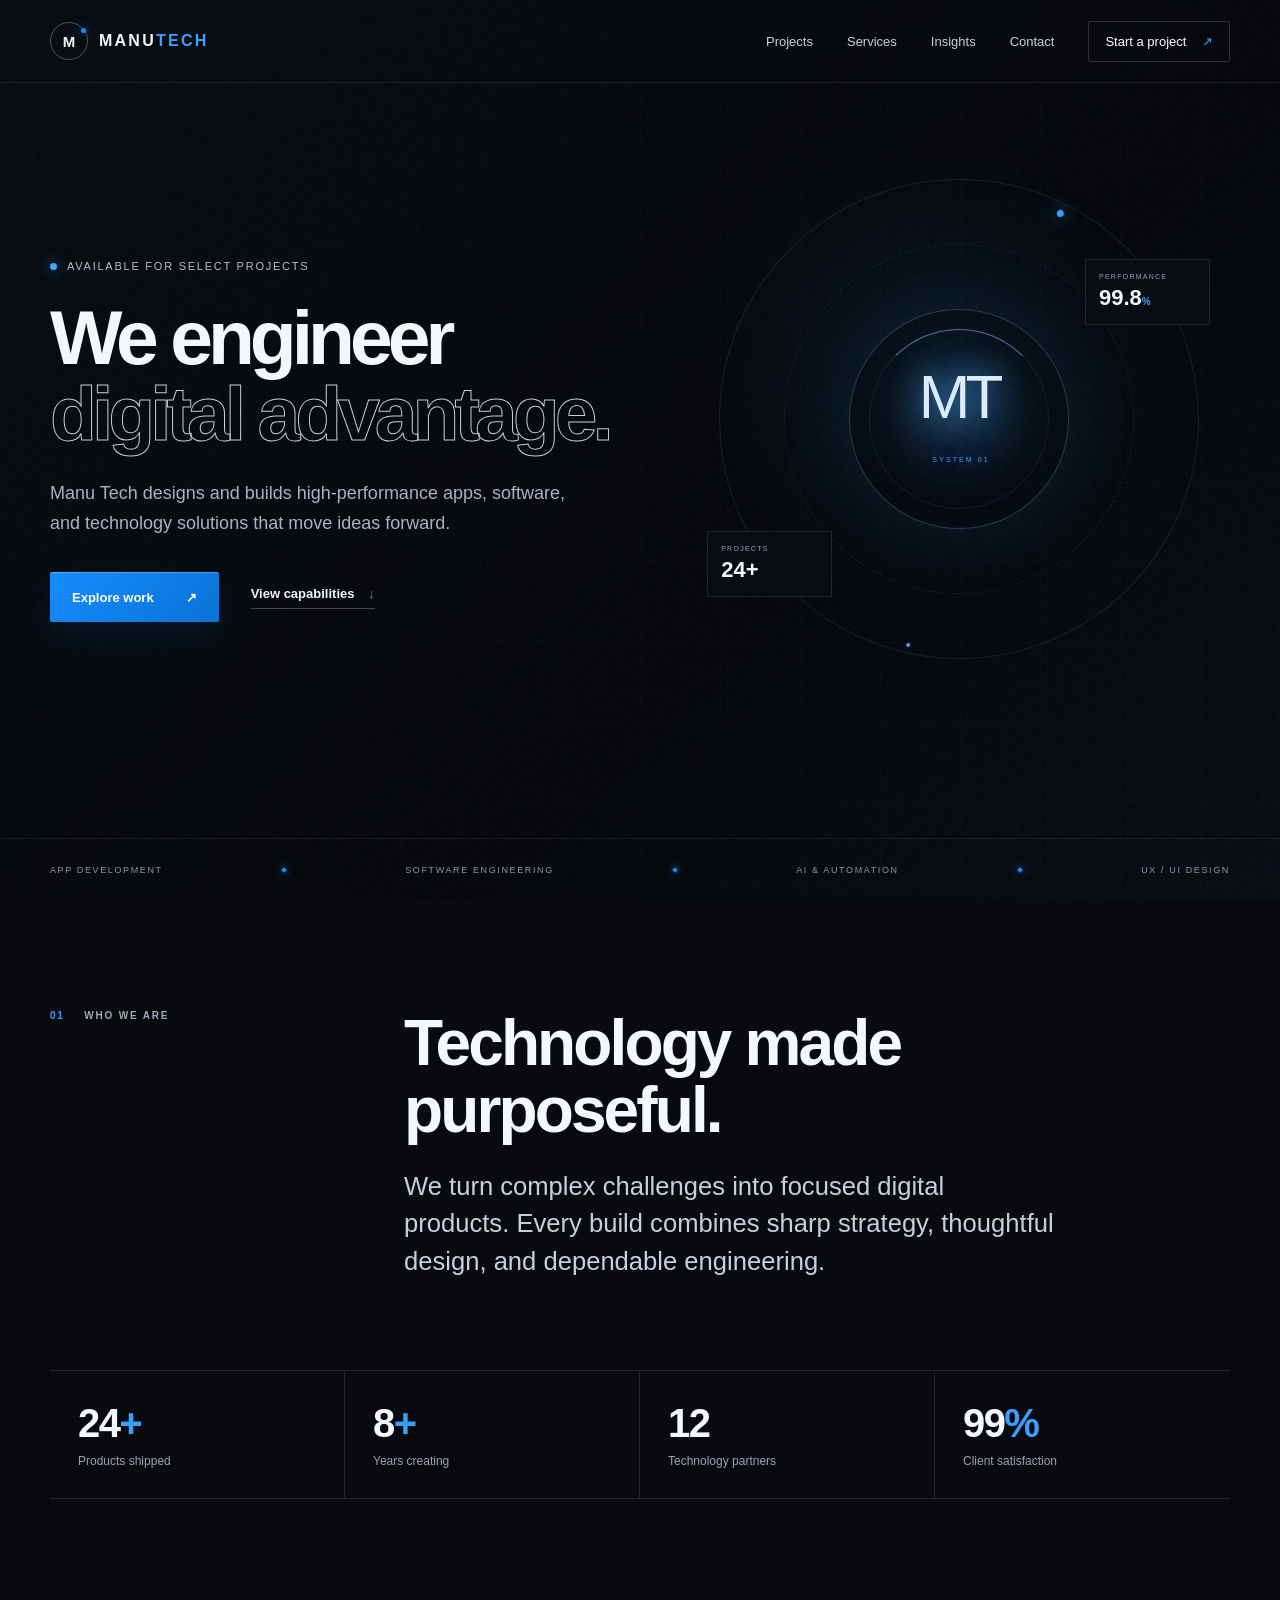
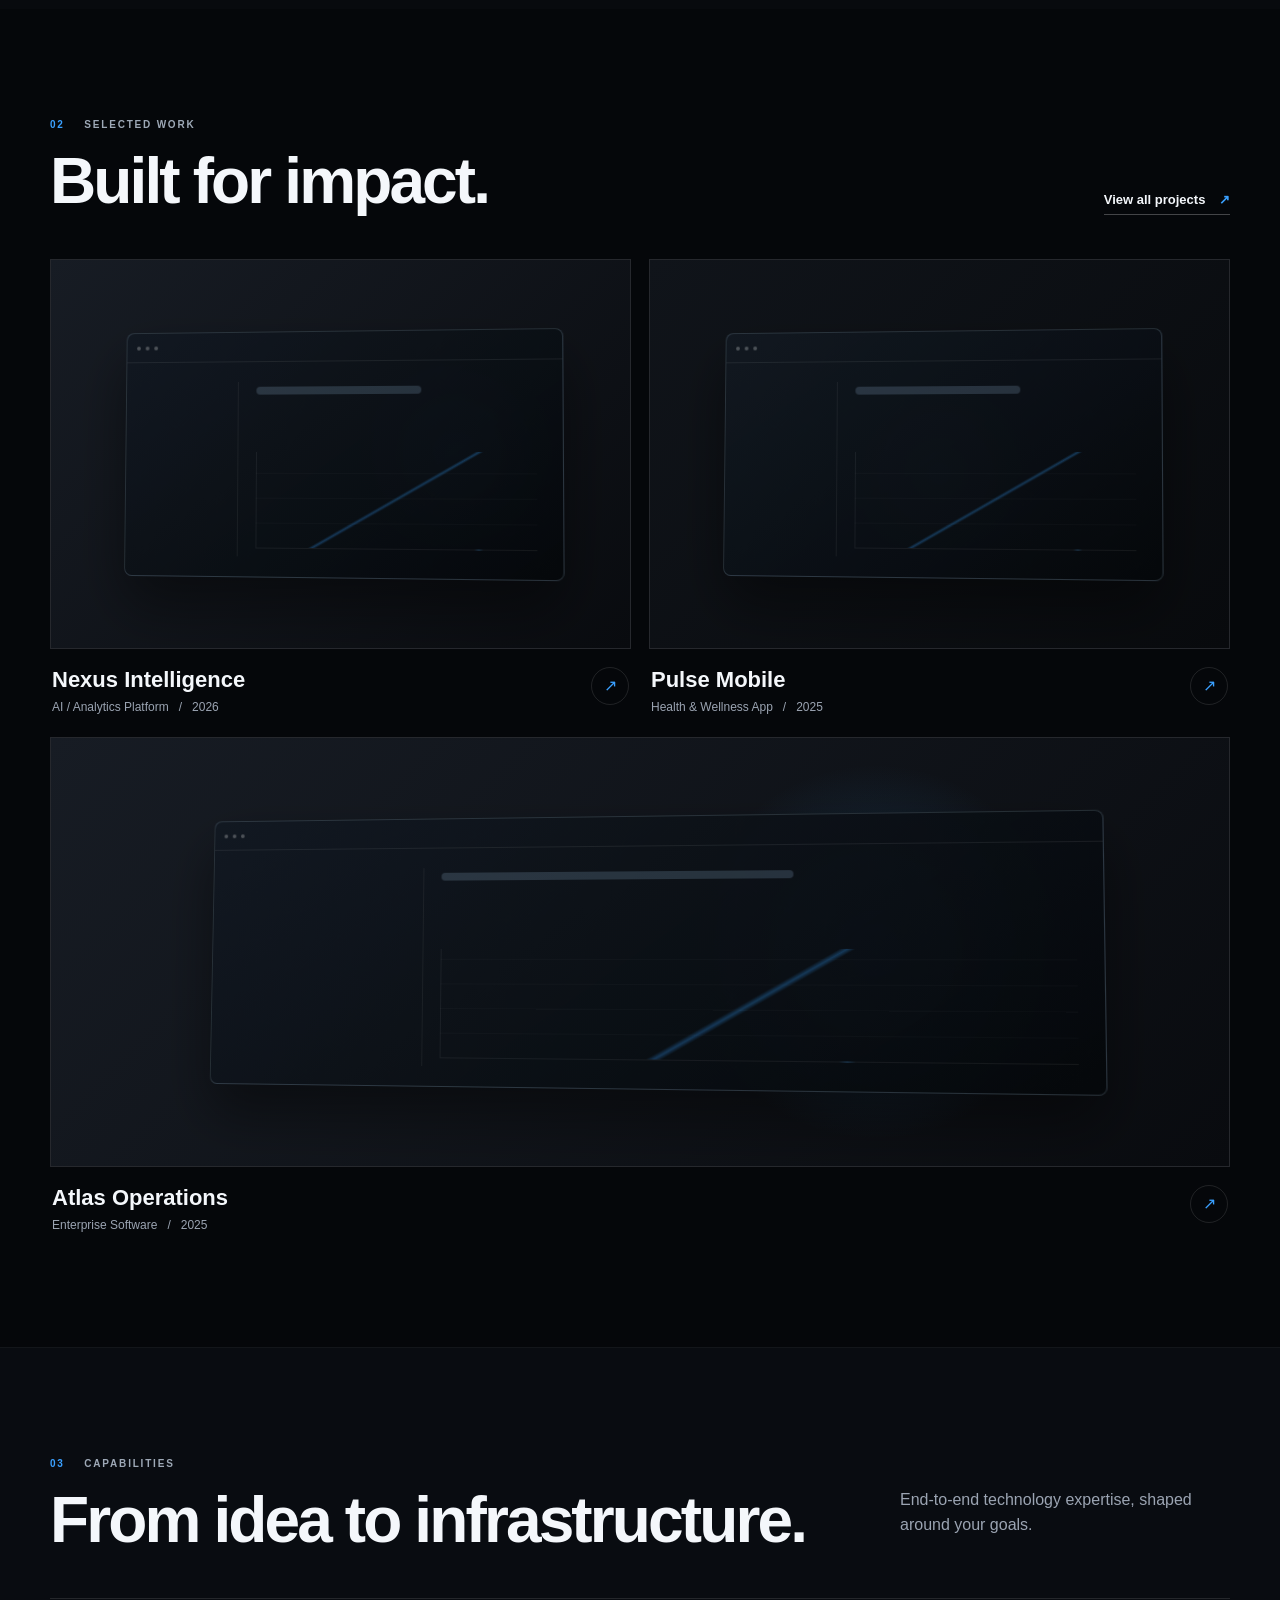
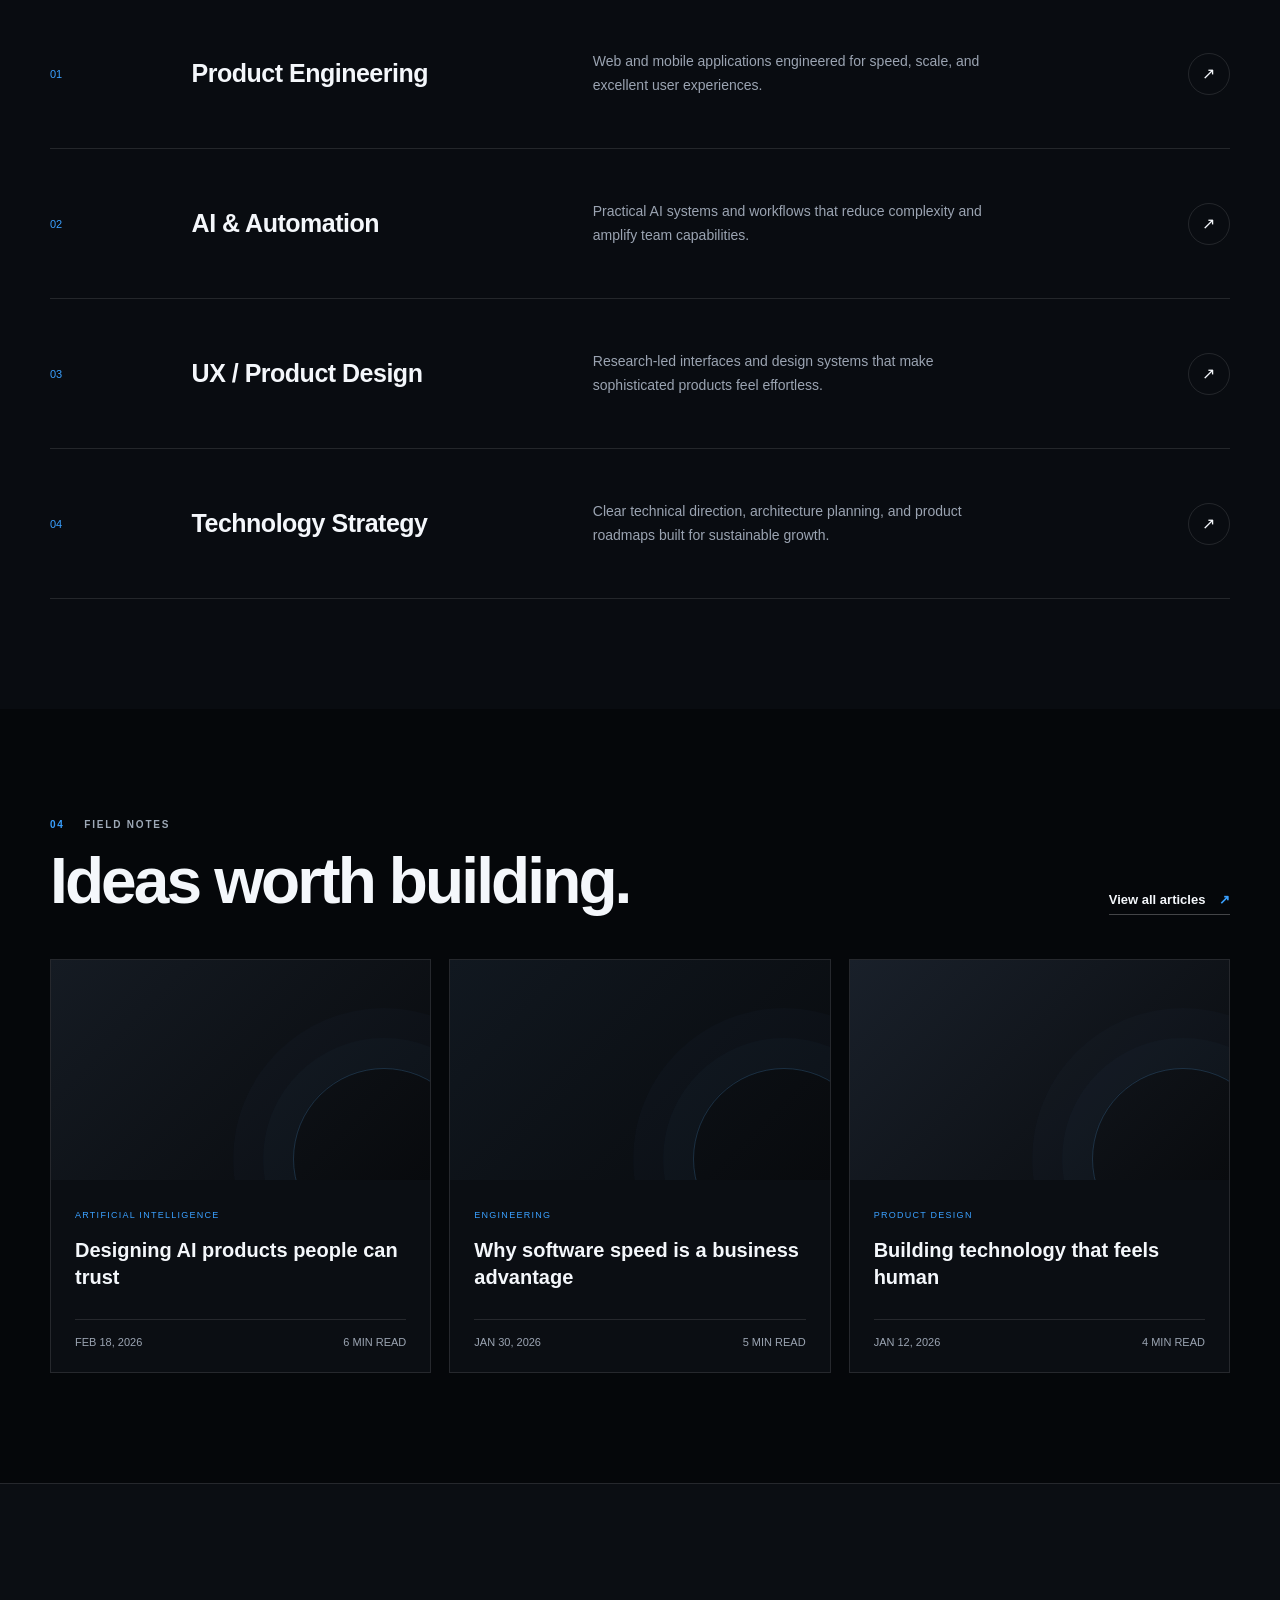
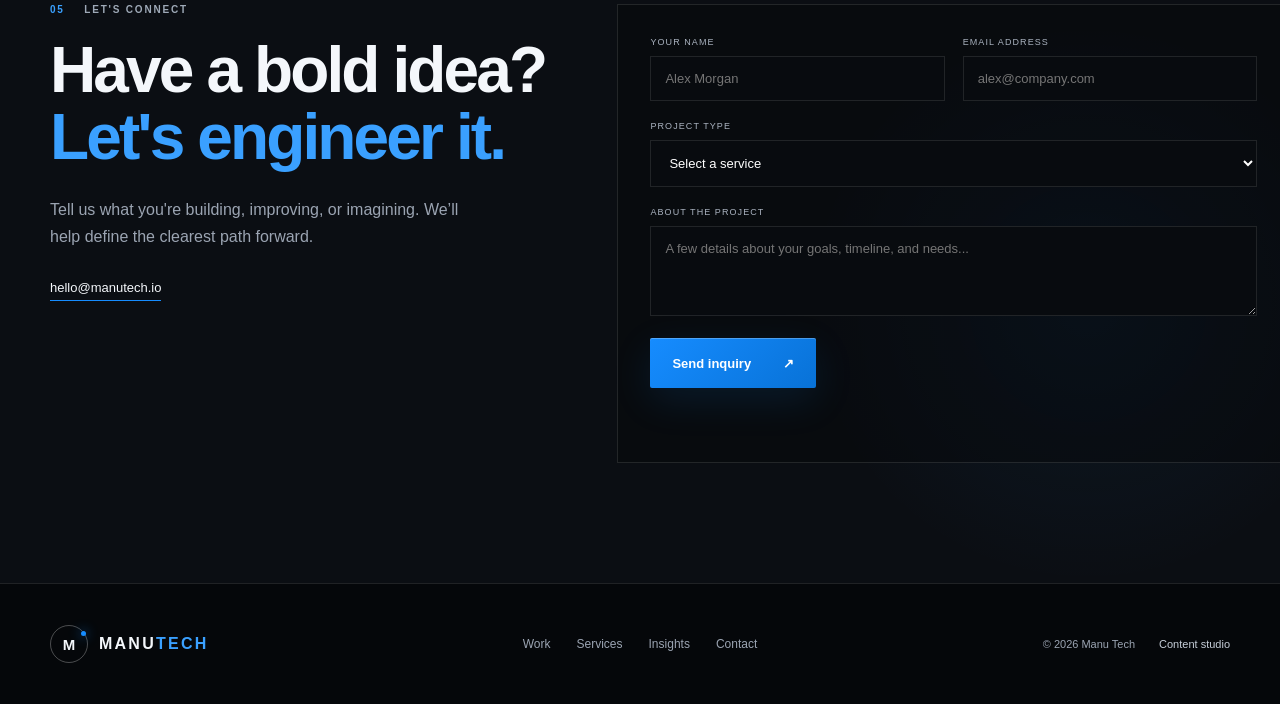
<file: index.html>
<!doctype html>
<html lang="en">
<head>
  <meta charset="UTF-8">
  <meta name="viewport" content="width=device-width, initial-scale=1.0">
  <meta name="google-site-verification" content="NcW0ToK53nv2akcHHbK1x_N_p3_XZHXehy0M_qZcHBQ" />
  <meta name="theme-color" content="#05070a">
  <meta name="description" content="Manu Tech creates high-performance apps, software products, and technology solutions for ambitious teams.">
  <meta name="robots" content="index,follow">
  <link rel="canonical" href="https://mumo22555-sketch.github.io/manutech-website/">
  <meta property="og:title" content="Manu Tech | Digital Products & Technology">
  <meta property="og:description" content="Apps, software, and technology projects built with precision.">
  <meta property="og:type" content="website">
  <meta property="og:url" content="https://mumo22555-sketch.github.io/manutech-website/">
  <title>Manu Tech | Apps, Software & Technology</title>
  <link rel="stylesheet" href="styles.css">
  <script type="application/ld+json">
    {"@context":"https://schema.org","@type":"Organization","name":"Manu Tech","description":"Technology products, apps, software, and digital solutions.","url":"https://mumo22555-sketch.github.io/manutech-website/"}
  </script>
</head>
<body>
  <div class="noise" aria-hidden="true"></div>
  <header class="nav-wrap" id="top">
    <nav class="nav container" aria-label="Primary navigation">
      <a class="brand" href="#top" aria-label="Manu Tech home">
        <span class="brand-mark">M</span>
        <span>MANU<span class="brand-dot">TECH</span></span>
      </a>
      <button class="menu-toggle" aria-expanded="false" aria-controls="nav-links" aria-label="Open menu">
        <span></span><span></span>
      </button>
      <div class="nav-links" id="nav-links">
        <a href="#projects">Projects</a>
        <a href="#services">Services</a>
        <a href="#insights">Insights</a>
        <a href="#contact">Contact</a>
        <a class="nav-cta" href="#contact">Start a project <span>↗</span></a>
      </div>
    </nav>
  </header>

  <main>
    <section class="hero">
      <div class="hero-grid container">
        <div class="hero-copy reveal">
          <div class="eyebrow"><span class="status-dot"></span> Available for select projects</div>
          <h1>We engineer<br><span>digital advantage.</span></h1>
          <p>Manu Tech designs and builds high-performance apps, software, and technology solutions that move ideas forward.</p>
          <div class="hero-actions">
            <a class="button button-primary" href="#projects">Explore work <span>↗</span></a>
            <a class="text-link" href="#services">View capabilities <span>↓</span></a>
          </div>
        </div>

        <div class="hero-visual reveal" aria-label="Technology interface visualization">
          <div class="orbital orbital-one"></div>
          <div class="orbital orbital-two"></div>
          <div class="core">
            <div class="core-ring"></div>
            <span class="core-label">MT<br><small>SYSTEM 01</small></span>
          </div>
          <div class="data-card data-card-a"><span>PERFORMANCE</span><strong>99.8<small>%</small></strong></div>
          <div class="data-card data-card-b"><span>PROJECTS</span><strong>24+</strong></div>
        </div>
      </div>
      <div class="hero-strip">
        <div class="container strip-inner">
          <span>APP DEVELOPMENT</span><i></i><span>SOFTWARE ENGINEERING</span><i></i><span>AI & AUTOMATION</span><i></i><span>UX / UI DESIGN</span>
        </div>
      </div>
    </section>

    <section class="section intro" id="about">
      <div class="container intro-grid">
        <div class="section-label reveal"><span>01</span> WHO WE ARE</div>
        <div class="intro-copy reveal">
          <h2>Technology made purposeful.</h2>
          <p>We turn complex challenges into focused digital products. Every build combines sharp strategy, thoughtful design, and dependable engineering.</p>
        </div>
      </div>
      <div class="container metrics">
        <div><strong>24<span>+</span></strong><p>Products shipped</p></div>
        <div><strong>8<span>+</span></strong><p>Years creating</p></div>
        <div><strong>12</strong><p>Technology partners</p></div>
        <div><strong>99<span>%</span></strong><p>Client satisfaction</p></div>
      </div>
    </section>

    <section class="section projects" id="projects">
      <div class="container">
        <div class="section-heading reveal">
          <div>
            <div class="section-label"><span>02</span> SELECTED WORK</div>
            <h2>Built for impact.</h2>
          </div>
          <a class="text-link" href="#project-grid">View all projects <span>↗</span></a>
        </div>
        <div class="project-grid" id="project-grid"></div>
      </div>
    </section>

    <section class="section services" id="services">
      <div class="container">
        <div class="section-heading reveal">
          <div>
            <div class="section-label"><span>03</span> CAPABILITIES</div>
            <h2>From idea to infrastructure.</h2>
          </div>
          <p>End-to-end technology expertise, shaped around your goals.</p>
        </div>
        <div class="service-list" id="service-list">
          <article class="service-item reveal"><span class="service-number">01</span><h3>Product Engineering</h3><p>Web and mobile applications engineered for speed, scale, and excellent user experiences.</p><span class="service-arrow">↗</span></article>
          <article class="service-item reveal"><span class="service-number">02</span><h3>AI & Automation</h3><p>Practical AI systems and workflows that reduce complexity and amplify team capabilities.</p><span class="service-arrow">↗</span></article>
          <article class="service-item reveal"><span class="service-number">03</span><h3>UX / Product Design</h3><p>Research-led interfaces and design systems that make sophisticated products feel effortless.</p><span class="service-arrow">↗</span></article>
          <article class="service-item reveal"><span class="service-number">04</span><h3>Technology Strategy</h3><p>Clear technical direction, architecture planning, and product roadmaps built for sustainable growth.</p><span class="service-arrow">↗</span></article>
        </div>
      </div>
    </section>

    <section class="section insights" id="insights">
      <div class="container">
        <div class="section-heading reveal">
          <div>
            <div class="section-label"><span>04</span> FIELD NOTES</div>
            <h2>Ideas worth building.</h2>
          </div>
          <a class="text-link" href="#article-grid">View all articles <span>↗</span></a>
        </div>
        <div class="article-grid" id="article-grid"></div>
      </div>
    </section>

    <section class="contact" id="contact">
      <div class="container contact-grid">
        <div class="contact-copy reveal">
          <div class="section-label"><span>05</span> LET'S CONNECT</div>
          <h2>Have a bold idea?<br><span>Let's engineer it.</span></h2>
          <p>Tell us what you're building, improving, or imagining. We’ll help define the clearest path forward.</p>
          <a href="mailto:hello@manutech.io">hello@manutech.io</a>
        </div>
        <form class="contact-form reveal" id="contact-form">
          <div class="form-row">
            <label>YOUR NAME<input name="name" required placeholder="Alex Morgan"></label>
            <label>EMAIL ADDRESS<input name="email" type="email" required placeholder="alex@company.com"></label>
          </div>
          <label>PROJECT TYPE
            <select name="type" required>
              <option value="">Select a service</option>
              <option>App Development</option>
              <option>Web Application</option>
              <option>AI & Automation</option>
              <option>UX / Product Design</option>
              <option>Technology Consulting</option>
            </select>
          </label>
          <label>ABOUT THE PROJECT<textarea name="message" required rows="4" placeholder="A few details about your goals, timeline, and needs..."></textarea></label>
          <button class="button button-primary" type="submit">Send inquiry <span>↗</span></button>
          <p class="form-status" role="status"></p>
        </form>
      </div>
    </section>
  </main>

  <footer>
    <div class="container footer-grid">
      <a class="brand" href="#top"><span class="brand-mark">M</span><span>MANU<span class="brand-dot">TECH</span></span></a>
      <div class="footer-links"><a href="#projects">Work</a><a href="#services">Services</a><a href="#insights">Insights</a><a href="#contact">Contact</a></div>
      <div class="footer-meta"><span>© <span id="year"></span> Manu Tech</span><a href="admin.html">Content studio</a></div>
    </div>
  </footer>

  <dialog class="detail-modal" id="detail-modal">
    <button class="modal-close" aria-label="Close details">×</button>
    <div id="modal-content"></div>
  </dialog>

  <script src="app.js"></script>
</body>
</html>
</file>
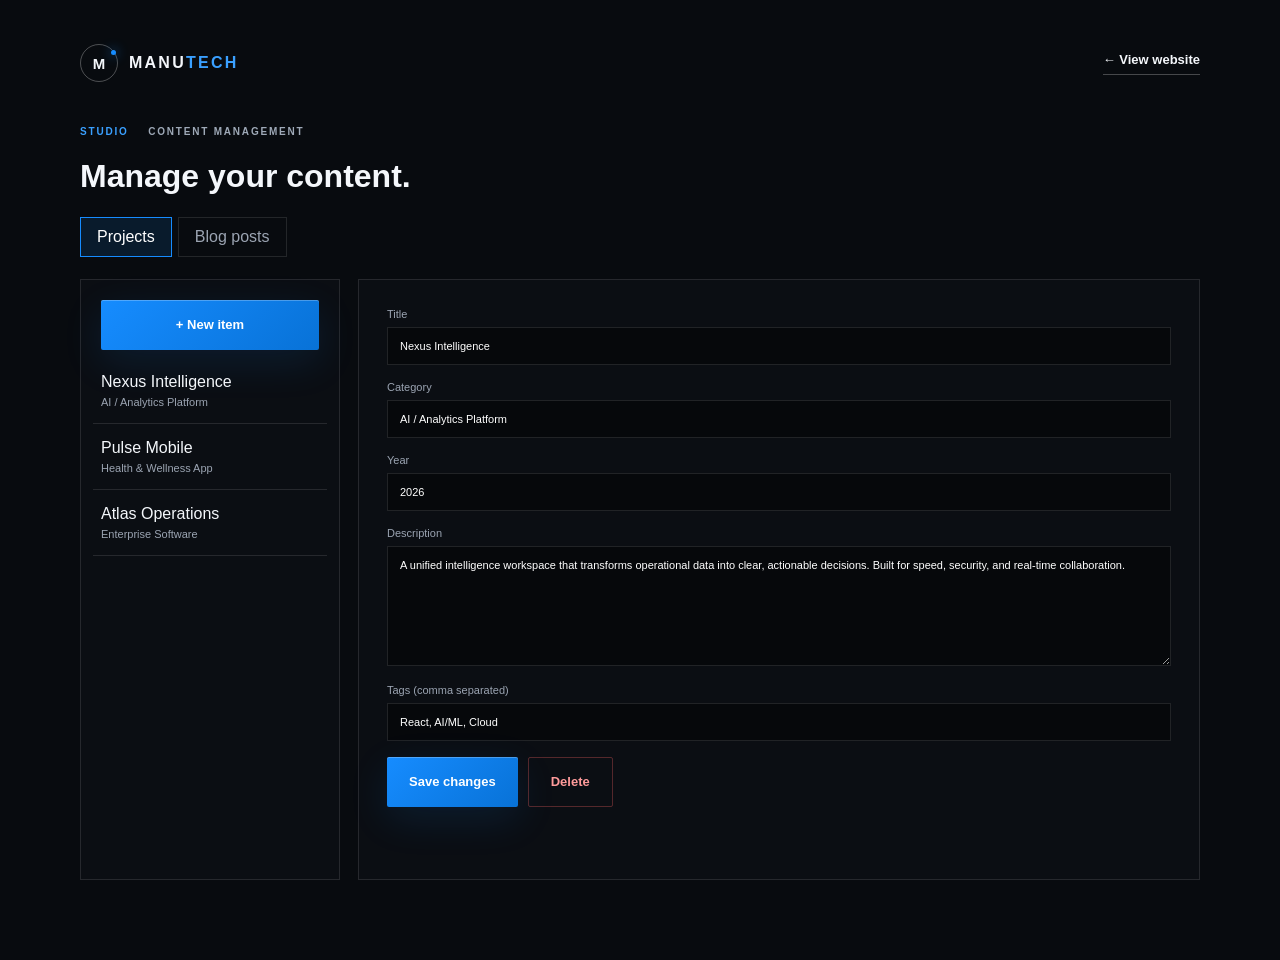
<file: admin.html>
<!doctype html>
<html lang="en">
<head>
  <meta charset="UTF-8">
  <meta name="viewport" content="width=device-width, initial-scale=1.0">
  <meta name="robots" content="noindex,nofollow">
  <title>Content Studio | Manu Tech</title>
  <link rel="stylesheet" href="styles.css">
  <style>
    body { min-height: 100vh; background: #080b0f; }
    .studio { width: min(1120px, calc(100% - 32px)); margin: 0 auto; padding: 44px 0 80px; }
    .studio-head { display: flex; align-items: center; justify-content: space-between; margin-bottom: 44px; }
    .studio-head h1 { margin: 8px 0 0; font-size: 38px; }
    .studio-tabs { display: flex; gap: 6px; margin-bottom: 22px; }
    .studio-tabs button { min-height: 40px; border: 1px solid var(--line); color: var(--muted); background: transparent; padding: 0 16px; cursor: pointer; }
    .studio-tabs button.active { color: white; border-color: var(--blue); background: rgba(22,140,255,.12); }
    .studio-grid { display: grid; grid-template-columns: 260px 1fr; gap: 18px; }
    .list-panel, .editor-panel { border: 1px solid var(--line); background: #0b0e13; }
    .list-panel { padding: 12px; }
    .editor-panel { padding: 28px; }
    .item-button { width: 100%; text-align: left; border: 0; border-bottom: 1px solid var(--line); color: var(--paper); background: transparent; padding: 15px 8px; cursor: pointer; }
    .item-button span { display: block; color: var(--muted); font-size: 11px; margin-top: 5px; }
    .item-button.active { background: rgba(22,140,255,.08); }
    .new-button { width: calc(100% - 16px); margin: 8px; }
    .editor-panel label { display: block; color: var(--muted); font-size: 11px; margin-bottom: 16px; }
    .editor-panel input, .editor-panel textarea { width: 100%; margin-top: 7px; border: 1px solid var(--line); background: #06080b; color: white; padding: 12px; outline: none; }
    .editor-panel textarea { min-height: 120px; resize: vertical; }
    .editor-actions { display: flex; gap: 10px; }
    .delete-button { color: #ff9b9b; border: 1px solid rgba(255,100,100,.3); background: transparent; }
    .studio-status { min-height: 20px; color: var(--blue-bright); font-size: 12px; margin-top: 12px; }
    @media (max-width: 700px) { .studio-grid { grid-template-columns: 1fr; } .studio-head { align-items:flex-start; } }
  </style>
</head>
<body>
  <main class="studio">
    <div class="studio-head">
      <a class="brand" href="index.html"><span class="brand-mark">M</span><span>MANU<span class="brand-dot">TECH</span></span></a>
      <a class="text-link" href="index.html">← View website</a>
    </div>
    <div><div class="section-label"><span>STUDIO</span> CONTENT MANAGEMENT</div><h1>Manage your content.</h1></div>
    <div class="studio-tabs">
      <button class="active" data-tab="projects">Projects</button>
      <button data-tab="articles">Blog posts</button>
    </div>
    <div class="studio-grid">
      <aside class="list-panel"><button class="button button-primary new-button" id="new-item">+ New item</button><div id="item-list"></div></aside>
      <section class="editor-panel"><div id="editor"></div><p class="studio-status" id="studio-status" role="status"></p></section>
    </div>
  </main>
  <script src="admin.js"></script>
</body>
</html>
</file>
<file: styles.css>
:root {
  --ink: #05070a;
  --panel: #0b0e13;
  --panel-2: #11151c;
  --line: rgba(255,255,255,.11);
  --muted: #9ba4b2;
  --paper: #f4f7fb;
  --blue: #168cff;
  --blue-bright: #3aa0ff;
  --silver: #c8d0dc;
}

* { box-sizing: border-box; }
html { scroll-behavior: smooth; }
body { margin: 0; font-family: Inter, "Segoe UI", Arial, sans-serif; color: var(--paper); background: var(--ink); -webkit-font-smoothing: antialiased; }
a { color: inherit; text-decoration: none; }
button, input, select, textarea { font: inherit; }
.container { width: min(1180px, calc(100% - 48px)); margin: 0 auto; }
.noise { position: fixed; inset: 0; pointer-events: none; z-index: 20; opacity: .035; background-image: url("data:image/svg+xml,%3Csvg viewBox='0 0 180 180' xmlns='http://www.w3.org/2000/svg'%3E%3Cfilter id='n'%3E%3CfeTurbulence type='fractalNoise' baseFrequency='.9' numOctaves='3' stitchTiles='stitch'/%3E%3C/filter%3E%3Crect width='100%25' height='100%25' filter='url(%23n)' opacity='.7'/%3E%3C/svg%3E"); }

.nav-wrap { position: absolute; z-index: 10; width: 100%; border-bottom: 1px solid rgba(255,255,255,.08); }
.nav { height: 82px; display: flex; align-items: center; justify-content: space-between; }
.brand { display: flex; align-items: center; gap: 11px; font-size: 16px; font-weight: 800; letter-spacing: .14em; }
.brand-dot { color: var(--blue-bright); }
.brand-mark { width: 38px; height: 38px; display: grid; place-items: center; border: 1px solid rgba(255,255,255,.28); border-radius: 50%; font-size: 15px; letter-spacing: 0; position: relative; }
.brand-mark:after { content: ""; position: absolute; width: 5px; height: 5px; right: 1px; top: 5px; border-radius: 50%; background: var(--blue); box-shadow: 0 0 12px var(--blue); }
.nav-links { display: flex; align-items: center; gap: 34px; font-size: 13px; color: #cbd2dc; }
.nav-links a { transition: color .2s; }
.nav-links a:hover { color: #fff; }
.nav-cta { padding: 12px 16px; border: 1px solid rgba(255,255,255,.16); border-radius: 2px; color: white !important; }
.nav-cta span { color: var(--blue-bright); margin-left: 12px; }
.menu-toggle { display: none; }

.hero { min-height: 760px; height: 100vh; max-height: 900px; position: relative; overflow: hidden; background: radial-gradient(circle at 73% 42%, rgba(30,91,145,.18), transparent 21%), linear-gradient(135deg, #080b10 0%, #05070a 62%, #080d13 100%); }
.hero:before { content: ""; position: absolute; inset: 82px 0 0; opacity: .18; background-image: linear-gradient(rgba(255,255,255,.08) 1px, transparent 1px), linear-gradient(90deg, rgba(255,255,255,.08) 1px, transparent 1px); background-size: 80px 80px; mask-image: linear-gradient(to right, transparent 8%, #000 55%, #000 100%); }
.hero-grid { height: calc(100% - 62px); display: grid; grid-template-columns: 54% 46%; align-items: center; position: relative; }
.hero-copy { padding-top: 40px; position: relative; z-index: 2; }
.eyebrow { display: inline-flex; align-items: center; gap: 10px; color: #b7c0cc; font-size: 11px; letter-spacing: .16em; text-transform: uppercase; margin-bottom: 28px; }
.status-dot { width: 7px; height: 7px; border-radius: 50%; background: #48a2ff; box-shadow: 0 0 14px #168cff; }
.hero h1 { margin: 0; font-size: clamp(56px, 6vw, 86px); line-height: .98; letter-spacing: -.065em; font-weight: 650; }
.hero h1 span { color: transparent; -webkit-text-stroke: 1px var(--silver); }
.hero-copy > p { max-width: 520px; color: #aab3c1; font-size: 18px; line-height: 1.65; margin: 28px 0 34px; }
.hero-actions { display: flex; align-items: center; gap: 32px; }
.button { min-height: 50px; border: 0; border-radius: 2px; padding: 0 22px; display: inline-flex; align-items: center; justify-content: center; gap: 32px; cursor: pointer; font-size: 13px; font-weight: 700; }
.button-primary { color: white; background: linear-gradient(135deg, #168cff, #0872d7); box-shadow: inset 0 1px rgba(255,255,255,.25), 0 12px 40px rgba(22,140,255,.12); }
.button-primary:hover { filter: brightness(1.08); }
.text-link { font-size: 13px; font-weight: 700; border-bottom: 1px solid rgba(255,255,255,.25); padding-bottom: 7px; }
.text-link span { color: var(--blue-bright); margin-left: 10px; }

.hero-visual { height: 520px; position: relative; display: grid; place-items: center; }
.orbital { position: absolute; border-radius: 50%; border: 1px solid rgba(129,178,224,.12); transform: rotate(-20deg); }
.orbital-one { width: 480px; height: 480px; border-style: solid; }
.orbital-one:before, .orbital-one:after { content: ""; position: absolute; width: 7px; height: 7px; border-radius: 50%; background: var(--blue-bright); box-shadow: 0 0 18px var(--blue); }
.orbital-one:before { top: 77px; right: 70px; }
.orbital-one:after { bottom: 42px; left: 112px; width: 4px; height: 4px; }
.orbital-two { width: 350px; height: 350px; border-style: dashed; animation: rotate 30s linear infinite; }
.core { width: 220px; height: 220px; border-radius: 50%; display: grid; place-items: center; position: relative; background: radial-gradient(circle at 50% 45%, rgba(53,141,224,.28), rgba(7,12,18,.4) 48%, rgba(4,6,9,.94) 70%); border: 1px solid rgba(119,179,226,.3); box-shadow: 0 0 80px rgba(41,129,202,.12), inset 0 0 50px rgba(50,139,220,.08); }
.core-ring { position: absolute; width: 180px; height: 180px; border-radius: 50%; border: 1px solid rgba(150,199,242,.09); border-top-color: rgba(93,174,244,.65); animation: rotate 12s linear infinite reverse; }
.core-label { text-align: center; font-size: 62px; line-height: .7; font-weight: 300; letter-spacing: -.08em; color: #dcecff; text-shadow: 0 0 30px rgba(74,164,246,.7); }
.core-label small { font-size: 7px; letter-spacing: .3em; margin-left: 5px; color: var(--blue-bright); }
.data-card { position: absolute; width: 125px; padding: 13px; border: 1px solid rgba(255,255,255,.1); background: rgba(9,13,18,.72); backdrop-filter: blur(12px); }
.data-card span { display: block; font-size: 7px; letter-spacing: .18em; color: var(--muted); margin-bottom: 5px; }
.data-card strong { font-size: 22px; }
.data-card strong small { font-size: 10px; color: var(--blue-bright); }
.data-card-a { top: 100px; right: 20px; }
.data-card-b { bottom: 82px; left: 20px; }
@keyframes rotate { to { transform: rotate(360deg); } }

.hero-strip { position: absolute; bottom: 0; width: 100%; height: 62px; border-top: 1px solid rgba(255,255,255,.08); }
.strip-inner { height: 100%; display: flex; align-items: center; justify-content: space-between; font-size: 9px; letter-spacing: .18em; color: #8f99a7; }
.strip-inner i { width: 4px; height: 4px; background: var(--blue); transform: rotate(45deg); box-shadow: 0 0 8px var(--blue); }

.section { padding: 110px 0; }
.intro { background: #080a0e; }
.intro-grid { display: grid; grid-template-columns: 30% 70%; }
.section-label { font-size: 10px; letter-spacing: .18em; color: #9ea9b7; font-weight: 700; }
.section-label span { color: var(--blue-bright); margin-right: 15px; }
.intro-copy h2, .section-heading h2, .contact-copy h2 { margin: 0 0 24px; font-size: clamp(38px, 5vw, 64px); line-height: 1.05; letter-spacing: -.045em; }
.intro-copy p { max-width: 650px; margin: 0; font-size: clamp(20px, 2vw, 27px); line-height: 1.45; color: var(--silver); }
.metrics { margin-top: 90px; display: grid; grid-template-columns: repeat(4, 1fr); border-top: 1px solid var(--line); border-bottom: 1px solid var(--line); }
.metrics div { padding: 30px 28px; border-right: 1px solid var(--line); }
.metrics div:last-child { border-right: 0; }
.metrics strong { font-size: 40px; letter-spacing: -.04em; }
.metrics strong span { color: var(--blue-bright); }
.metrics p { margin: 8px 0 0; color: var(--muted); font-size: 12px; }

.projects { background: #05070a; }
.section-heading { display: flex; align-items: flex-end; justify-content: space-between; margin-bottom: 44px; }
.section-heading h2 { margin-top: 18px; margin-bottom: 0; }
.section-heading > p { max-width: 330px; color: var(--muted); line-height: 1.6; }
.project-grid { display: grid; grid-template-columns: repeat(12, 1fr); gap: 18px; }
.project-card { grid-column: span 6; cursor: pointer; }
.project-card:nth-child(3n) { grid-column: span 12; }
.project-image { height: 390px; position: relative; overflow: hidden; background: var(--panel); border: 1px solid var(--line); }
.project-card:nth-child(3n) .project-image { height: 430px; }
.project-image:before { content: ""; position: absolute; inset: 0; background: radial-gradient(circle at 70% 50%, rgba(54,155,236,.25), transparent 22%), linear-gradient(135deg, #171c24, #090b0f); }
.project-card:nth-child(2n) .project-image:before { background: radial-gradient(circle at 50% 55%, rgba(102,157,205,.18), transparent 25%), linear-gradient(135deg, #10141a, #080a0d); }
.project-image .mockup { position: absolute; left: 12%; top: 18%; width: 76%; height: 64%; border: 1px solid rgba(184,213,239,.18); border-radius: 8px; background: linear-gradient(145deg, rgba(17,24,33,.92), rgba(4,7,10,.95)); box-shadow: 0 30px 60px rgba(0,0,0,.45); transform: perspective(900px) rotateY(-5deg) rotateX(2deg); transition: transform .45s ease; }
.project-card:hover .mockup { transform: perspective(900px) rotateY(0) rotateX(0) translateY(-5px); }
.mockup-bar { height: 30px; border-bottom: 1px solid rgba(255,255,255,.07); display: flex; align-items: center; gap: 5px; padding-left: 10px; }
.mockup-bar i { width: 4px; height: 4px; border-radius: 50%; background: rgba(255,255,255,.25); }
.mockup-screen { padding: 20px; display: grid; grid-template-columns: 24% 76%; height: calc(100% - 30px); }
.mockup-nav { border-right: 1px solid rgba(255,255,255,.06); }
.mockup-content { position: relative; padding-left: 18px; }
.mockup-content:before { content: ""; position: absolute; width: 55%; height: 8px; top: 5px; left: 18px; background: rgba(165,204,238,.18); border-radius: 8px; }
.chart { position: absolute; left: 18px; right: 5px; bottom: 8px; height: 55%; border-left: 1px solid rgba(255,255,255,.06); border-bottom: 1px solid rgba(255,255,255,.06); background: linear-gradient(150deg, transparent 49%, rgba(48,153,245,.3) 50%, transparent 51%), repeating-linear-gradient(0deg, transparent 0 24px, rgba(255,255,255,.04) 25px); }
.project-meta { display: flex; justify-content: space-between; align-items: flex-start; padding: 18px 2px 5px; }
.project-meta h3 { margin: 0 0 7px; font-size: 22px; }
.project-meta p { margin: 0; color: var(--muted); font-size: 12px; }
.project-arrow { width: 38px; height: 38px; border: 1px solid var(--line); border-radius: 50%; display: grid; place-items: center; color: var(--blue-bright); }

.services { background: #090c11; border-top: 1px solid rgba(255,255,255,.04); }
.service-list { border-top: 1px solid var(--line); }
.service-item { min-height: 150px; border-bottom: 1px solid var(--line); display: grid; grid-template-columns: 12% 34% 42% 12%; align-items: center; }
.service-number { color: var(--blue-bright); font-size: 11px; }
.service-item h3 { margin: 0; font-size: 25px; letter-spacing: -.02em; }
.service-item p { color: var(--muted); line-height: 1.65; max-width: 420px; font-size: 14px; }
.service-arrow { justify-self: end; width: 42px; height: 42px; border-radius: 50%; border: 1px solid var(--line); display: grid; place-items: center; transition: .2s; }
.service-item:hover .service-arrow { background: var(--blue); border-color: var(--blue); color: white; }

.insights { background: #05070a; }
.article-grid { display: grid; grid-template-columns: repeat(3, 1fr); gap: 18px; }
.article-card { border: 1px solid var(--line); background: var(--panel); cursor: pointer; }
.article-cover { height: 220px; position: relative; overflow: hidden; background: linear-gradient(135deg, #151b23, #080a0d); }
.article-cover:after { content: ""; position: absolute; width: 180px; height: 180px; right: -45px; bottom: -70px; border: 1px solid rgba(88,169,238,.22); border-radius: 50%; box-shadow: 0 0 0 30px rgba(88,169,238,.025), 0 0 0 60px rgba(88,169,238,.02); }
.article-card:nth-child(2) .article-cover { background: linear-gradient(135deg, #111820, #080a0d); }
.article-card:nth-child(3) .article-cover { background: linear-gradient(135deg, #19202a, #090b0e); }
.article-content { padding: 24px; }
.article-tag { font-size: 9px; letter-spacing: .14em; color: var(--blue-bright); }
.article-content h3 { font-size: 20px; line-height: 1.35; margin: 15px 0 28px; }
.article-footer { display: flex; justify-content: space-between; color: var(--muted); font-size: 11px; border-top: 1px solid var(--line); padding-top: 16px; }

.contact { padding: 120px 0; background: radial-gradient(circle at 85% 60%, rgba(22,140,255,.08), transparent 24%), #0b0e13; border-top: 1px solid var(--line); }
.contact-grid { display: grid; grid-template-columns: 43% 57%; gap: 60px; }
.contact-copy h2 { margin-top: 22px; }
.contact-copy h2 span { color: var(--blue-bright); }
.contact-copy p { max-width: 430px; color: var(--muted); line-height: 1.7; margin-bottom: 28px; }
.contact-copy > a { font-size: 13px; border-bottom: 1px solid var(--blue); padding-bottom: 5px; }
.contact-form { border: 1px solid var(--line); background: rgba(5,7,10,.45); padding: 32px; }
.form-row { display: grid; grid-template-columns: 1fr 1fr; gap: 18px; }
.contact-form label { display: block; color: #aab3c0; font-size: 9px; letter-spacing: .12em; margin-bottom: 20px; }
.contact-form input, .contact-form select, .contact-form textarea { width: 100%; margin-top: 9px; border: 1px solid rgba(255,255,255,.1); border-radius: 0; background: #080b0f; color: white; padding: 14px; outline: none; font-size: 13px; letter-spacing: normal; }
.contact-form textarea { resize: vertical; }
.contact-form input:focus, .contact-form select:focus, .contact-form textarea:focus { border-color: var(--blue); }
.form-status { min-height: 18px; color: var(--blue-bright); font-size: 12px; }

footer { border-top: 1px solid var(--line); background: #05070a; }
.footer-grid { min-height: 120px; display: grid; grid-template-columns: 1fr 1fr 1fr; align-items: center; }
.footer-links { display: flex; justify-content: center; gap: 26px; font-size: 12px; color: var(--muted); }
.footer-meta { display: flex; justify-content: flex-end; gap: 24px; font-size: 11px; color: var(--muted); }
.footer-meta a { color: #c7cfda; }

.detail-modal { width: min(900px, calc(100% - 32px)); max-height: 88vh; border: 1px solid var(--line); padding: 0; color: var(--paper); background: #090c11; }
.detail-modal::backdrop { background: rgba(0,0,0,.78); backdrop-filter: blur(8px); }
.modal-close { position: absolute; right: 14px; top: 14px; z-index: 2; width: 38px; height: 38px; border-radius: 50%; border: 1px solid var(--line); color: white; background: rgba(5,7,10,.8); cursor: pointer; }
.modal-hero { min-height: 290px; padding: 50px; display: flex; flex-direction: column; justify-content: end; background: radial-gradient(circle at 75% 45%, rgba(45,145,225,.25), transparent 22%), linear-gradient(135deg, #171d25, #080a0d); }
.modal-hero h2 { margin: 12px 0 6px; font-size: 42px; }
.modal-body { padding: 38px 50px 50px; }
.modal-body p { color: var(--muted); line-height: 1.8; }
.modal-tags { display: flex; gap: 8px; flex-wrap: wrap; }
.modal-tags span { border: 1px solid var(--line); padding: 7px 10px; font-size: 10px; color: var(--silver); }

.reveal { opacity: 0; transform: translateY(18px); transition: opacity .7s ease, transform .7s ease; }
.reveal.visible { opacity: 1; transform: none; }

@media (max-width: 900px) {
  .container { width: min(100% - 32px, 1180px); }
  .nav-links { position: absolute; top: 82px; left: 16px; right: 16px; display: none; flex-direction: column; align-items: stretch; gap: 0; padding: 8px; background: rgba(9,12,17,.98); border: 1px solid var(--line); }
  .nav-links.open { display: flex; }
  .nav-links a { padding: 16px; border-bottom: 1px solid rgba(255,255,255,.06); }
  .nav-cta { margin-top: 6px; border: 0 !important; }
  .menu-toggle { width: 42px; height: 42px; display: grid; place-content: center; gap: 7px; border: 1px solid var(--line); background: transparent; }
  .menu-toggle span { width: 18px; height: 1px; background: white; }
  .hero { height: auto; min-height: 780px; }
  .hero-grid { height: auto; min-height: 720px; grid-template-columns: 1fr; }
  .hero-copy { padding-top: 130px; }
  .hero h1 { font-size: clamp(48px, 13vw, 72px); }
  .hero-visual { position: absolute; width: 48%; height: 320px; right: -180px; bottom: 70px; opacity: .55; }
  .hero-strip { overflow: hidden; }
  .strip-inner { width: max-content; gap: 30px; }
  .intro-grid { grid-template-columns: 1fr; gap: 30px; }
  .metrics { grid-template-columns: repeat(2, 1fr); }
  .metrics div:nth-child(2) { border-right: 0; }
  .project-grid { display: block; }
  .project-card { margin-bottom: 30px; }
  .service-item { grid-template-columns: 10% 35% 45% 10%; }
  .contact-grid { grid-template-columns: 1fr; }
}

@media (max-width: 640px) {
  .container { width: calc(100% - 32px); }
  .nav { height: 72px; }
  .nav-links { top: 72px; }
  .section { padding: 78px 0; }
  .hero { min-height: 700px; max-height: none; }
  .hero-grid { min-height: 640px; }
  .hero-copy { padding-top: 100px; }
  .hero-copy > p { font-size: 16px; }
  .hero-actions { gap: 20px; }
  .button { gap: 18px; }
  .hero-visual { width: 260px; right: -170px; bottom: 90px; }
  .orbital-one { width: 300px; height: 300px; }
  .orbital-two { width: 220px; height: 220px; }
  .core { width: 150px; height: 150px; }
  .core-ring { width: 125px; height: 125px; }
  .core-label { font-size: 44px; }
  .data-card { display: none; }
  .strip-inner { font-size: 8px; }
  .metrics div { padding: 22px 16px; }
  .metrics strong { font-size: 32px; }
  .section-heading { align-items: flex-start; }
  .section-heading > .text-link { display: none; }
  .project-image, .project-card:nth-child(3n) .project-image { height: 260px; }
  .service-item { min-height: 0; grid-template-columns: 38px 1fr 38px; gap: 8px; padding: 26px 0; }
  .service-item p { grid-column: 2 / 4; }
  .service-item h3 { font-size: 21px; }
  .service-arrow { width: 38px; height: 38px; }
  .article-grid { grid-template-columns: 1fr; }
  .article-cover { height: 190px; }
  .contact { padding: 80px 0; }
  .contact-grid { gap: 40px; }
  .contact-form { padding: 20px; }
  .form-row { grid-template-columns: 1fr; gap: 0; }
  .footer-grid { min-height: 170px; grid-template-columns: 1fr 1fr; }
  .footer-links { order: 3; grid-column: 1 / 3; justify-content: flex-start; }
  .footer-meta { flex-direction: column; align-items: flex-end; gap: 8px; }
  .modal-hero { min-height: 220px; padding: 30px; }
  .modal-hero h2 { font-size: 32px; }
  .modal-body { padding: 28px 30px 36px; }
}
</file>
